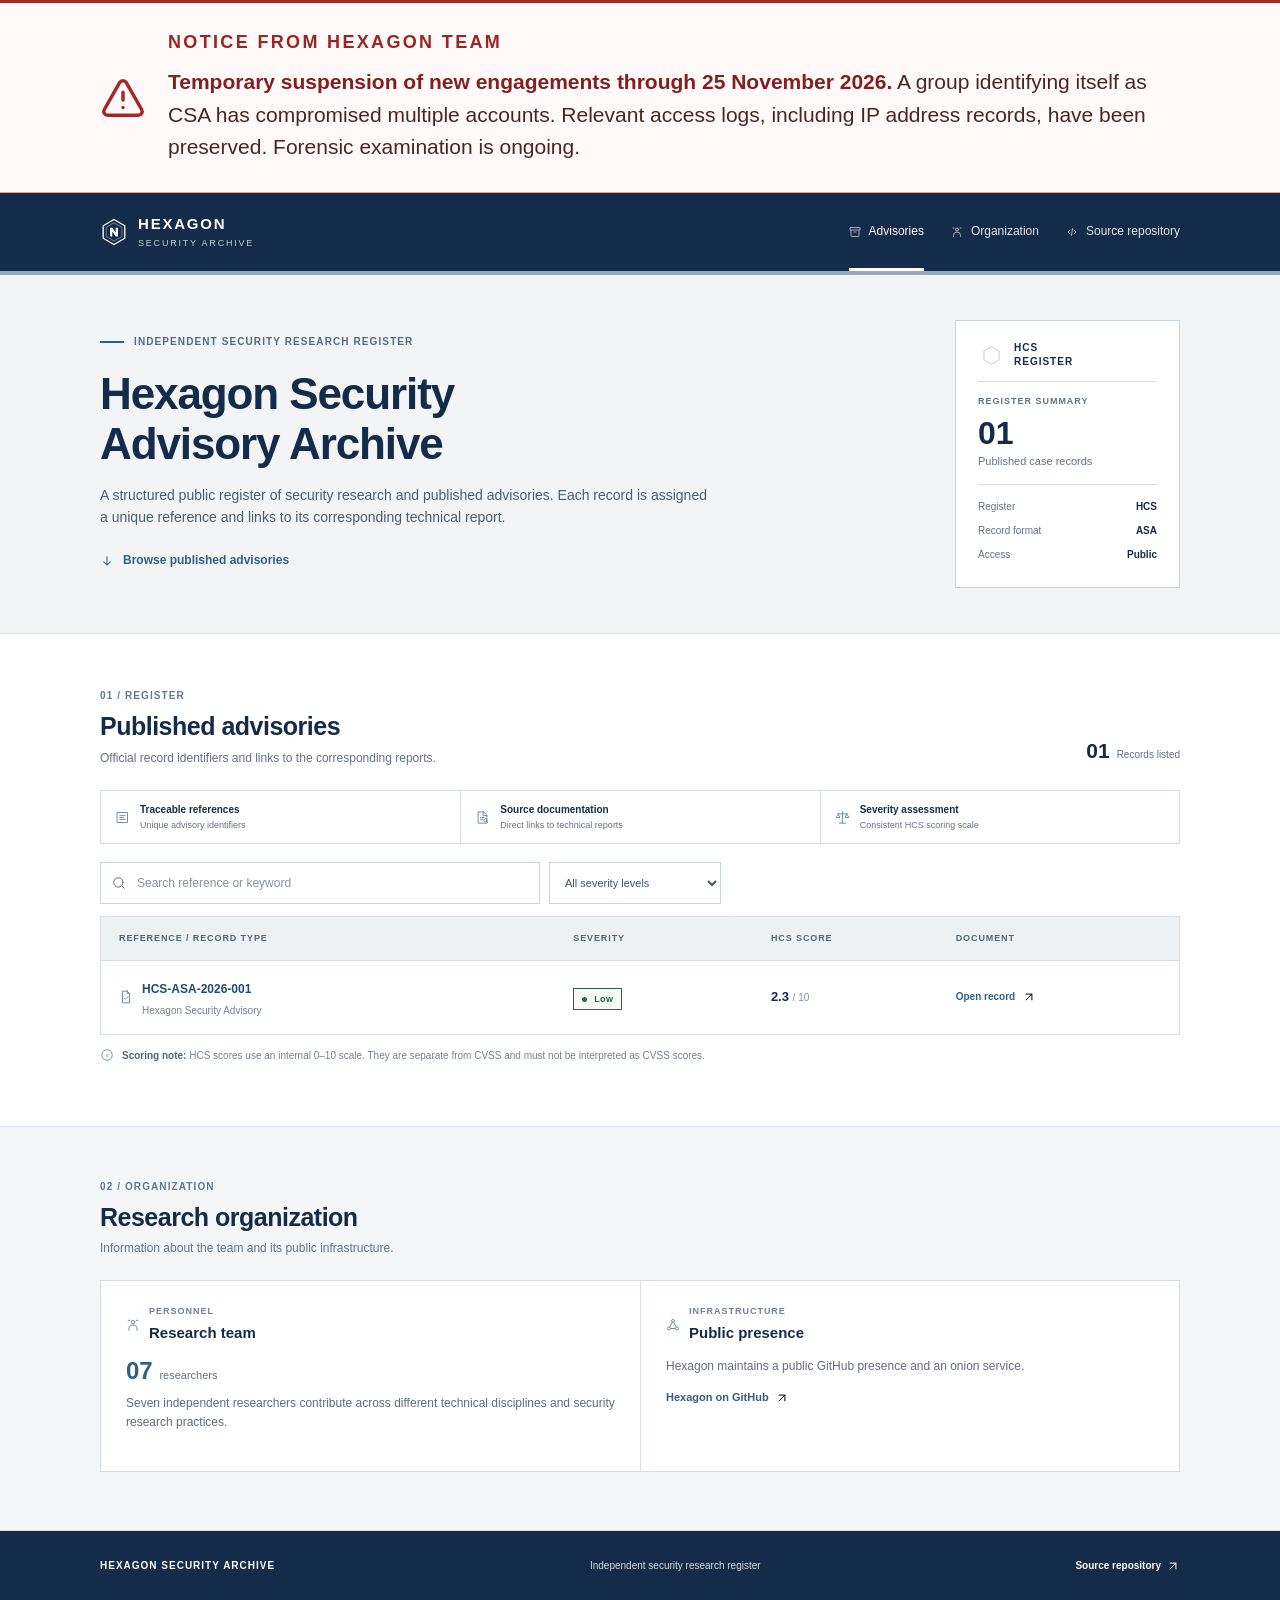
<file: index.html>
<!doctype html>
<html lang="en">
<head>
  <meta charset="utf-8">
  <meta name="viewport" content="width=device-width, initial-scale=1">
  <meta name="theme-color" content="#142b49">
  <meta name="description" content="Hexagon Security Archive — an independent register of published security advisories.">
  <title>Hexagon Security Archive</title>
  <link rel="stylesheet" href="assets/css/main.css">
  <script src="assets/js/main.js" defer></script>
</head>
<body>
<div class="incident-notice" role="status" aria-label="Notice from Hexagon team">
  <div class="incident-notice-inner">
    <img class="incident-warning-icon" src="assets/icons/triangle-alert.svg" alt="">
    <div class="incident-notice-copy">
      <div class="incident-label">NOTICE FROM HEXAGON TEAM</div>
      <p><strong>Temporary suspension of new engagements through 25 November 2026.</strong> A group identifying itself as CSA has compromised multiple accounts. Relevant access logs, including IP address records, have been preserved. Forensic examination is ongoing.</p>
    </div>
  </div>
</div>
<a class="skip-link" href="#main">Skip to content</a>
<header class="site-header">
  <div class="container header-inner">
    <a class="identity" href="index.html" aria-label="Hexagon Security Archive home">
      <img class="identity-mark" src="assets/icons/hexagon.svg" alt="">
      <span class="identity-copy"><strong>HEXAGON</strong><small>SECURITY ARCHIVE</small></span>
    </a>
    <nav class="main-nav" aria-label="Main navigation">
      <a class="active" href="#archive"><img src="assets/icons/archive.svg" alt="">Advisories</a>
      <a href="#organization"><img src="assets/icons/organization.svg" alt="">Organization</a>
      <a href="https://github.com/GotUrBack-Public/hexagon-security-archive" target="_blank" rel="noopener noreferrer"><img src="assets/icons/code.svg" alt="">Source repository</a>
    </nav>
  </div>
</header>
<main id="main">
  <section class="hero">
    <div class="container hero-inner">
      <div class="hero-copy">
        <div class="overline"><span class="overline-rule"></span> INDEPENDENT SECURITY RESEARCH REGISTER</div>
        <h1>Hexagon Security<br>Advisory Archive</h1>
        <p class="hero-lead">A structured public register of security research and published advisories. Each record is assigned a unique reference and links to its corresponding technical report.</p>
        <a class="text-link" href="#archive"><img src="assets/icons/arrow-down.svg" alt=""> Browse published advisories</a>
      </div>
      <aside class="hero-aside" aria-label="Archive information">
        <div class="seal-wrap"><img src="assets/icons/hexagon.svg" alt="Hexagon emblem"><span>HCS<br>REGISTER</span></div>
        <div class="aside-label">REGISTER SUMMARY</div>
        <div class="aside-number" id="summary-total">01</div>
        <div class="aside-caption">Published case records</div>
        <dl class="aside-facts"><div><dt>Register</dt><dd>HCS</dd></div><div><dt>Record format</dt><dd>ASA</dd></div><div><dt>Access</dt><dd>Public</dd></div></dl>
      </aside>
    </div>
  </section>
  <section class="section container" id="archive">
    <div class="section-heading">
      <div><div class="section-kicker">01 / REGISTER</div><h2>Published advisories</h2><p>Official record identifiers and links to the corresponding reports.</p></div>
      <div class="record-count"><strong id="record-count">01</strong><span>Records listed</span></div>
    </div>
    <div class="research-signals" aria-label="Register characteristics">
      <div><img src="assets/icons/identifier.svg" alt=""><span><strong>Traceable references</strong><small>Unique advisory identifiers</small></span></div>
      <div><img src="assets/icons/document-search.svg" alt=""><span><strong>Source documentation</strong><small>Direct links to technical reports</small></span></div>
      <div><img src="assets/icons/scale.svg" alt=""><span><strong>Severity assessment</strong><small>Consistent HCS scoring scale</small></span></div>
    </div>
    <div class="filters">
      <label class="search-wrap"><img src="assets/icons/search.svg" alt=""><span class="sr-only">Search advisories</span><input id="search-input" type="search" placeholder="Search reference or keyword"></label>
      <label class="filter-wrap"><span class="sr-only">Filter by severity</span><select id="priority-filter"><option value="all">All severity levels</option><option value="low">Low</option><option value="medium">Medium</option><option value="high">High</option></select></label>
    </div>
    <div class="registry" aria-label="HCS advisories">
      <div class="registry-head"><span>Reference / Record type</span><span>Severity</span><span>HCS score</span><span>Document</span></div>
      <div id="registry-entries">
        <article class="registry-row" data-id="hcs-asa-2026-001" data-priority="low">
          <div class="case-cell"><img src="assets/icons/file-check.svg" alt=""><div><a class="case-id" href="cases/HCS-ASA-2026-001.html">HCS-ASA-2026-001</a><span class="case-type">Hexagon Security Advisory</span></div></div>
          <div><span class="priority priority-low">Low</span></div>
          <div class="score">2.3 <span>/ 10</span></div>
          <a class="report-link" href="cases/HCS-ASA-2026-001.html">Open record <img src="assets/icons/arrow-up-right.svg" alt=""></a>
        </article>
      </div>
      <div class="empty-state" id="empty-state" hidden>No matching records found.</div>
    </div>
    <p class="method-note"><img src="assets/icons/info.svg" alt=""><span><strong>Scoring note:</strong> HCS scores use an internal 0–10 scale. They are separate from CVSS and must not be interpreted as CVSS scores.</span></p>
  </section>
  <section class="organization-section" id="organization">
    <div class="container">
      <div class="section-heading">
        <div><div class="section-kicker">02 / ORGANIZATION</div><h2>Research organization</h2><p>Information about the team and its public infrastructure.</p></div>
      </div>
      <div class="organization-grid">
        <article class="info-panel">
          <div class="panel-heading"><img src="assets/icons/organization.svg" alt=""><div><div class="panel-eyebrow">PERSONNEL</div><h3>Research team</h3></div></div>
          <div class="team-number">07 <span>researchers</span></div>
          <p>Seven independent researchers contribute across different technical disciplines and security research practices.</p>
        </article>
        <article class="info-panel">
          <div class="panel-heading"><img src="assets/icons/network.svg" alt=""><div><div class="panel-eyebrow">INFRASTRUCTURE</div><h3>Public presence</h3></div></div>
          <p>Hexagon maintains a public GitHub presence and an onion service.</p>
          <a class="inline-link" href="https://github.com/GotUrBack-Public" target="_blank" rel="noopener noreferrer">Hexagon on GitHub <img src="assets/icons/arrow-up-right.svg" alt=""></a>
        </article>
      </div>
    </div>
  </section>
</main>
<footer class="site-footer"><div class="container footer-inner"><a class="footer-brand" href="#">HEXAGON SECURITY ARCHIVE</a><span>Independent security research register</span><a href="https://github.com/GotUrBack-Public/hexagon-security-archive">Source repository <img src="assets/icons/arrow-up-right.svg" alt=""></a></div></footer>
</body>
</html>
</file>
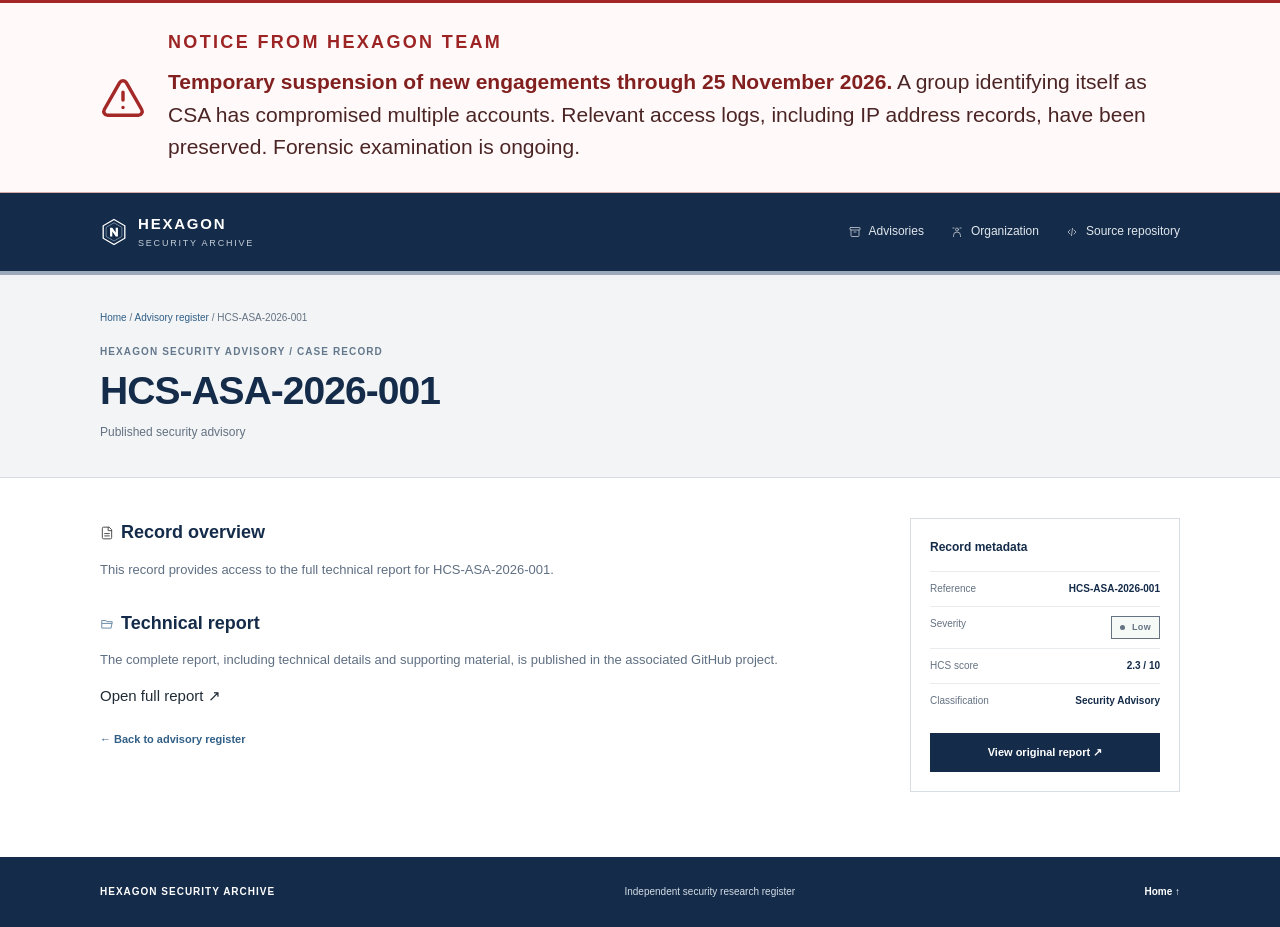
<file: cases/HCS-ASA-2026-001.html>
<!doctype html>
<html lang="en">
<head>
  <meta charset="utf-8"><meta name="viewport" content="width=device-width, initial-scale=1">
  <meta name="theme-color" content="#142b49">
  <title>HCS-ASA-2026-001 | Hexagon Security Archive</title>
  <link rel="stylesheet" href="../assets/css/main.css">
  <style>
    .detail-hero{background:var(--pale);border-bottom:1px solid var(--line);padding:35px 0}.breadcrumbs{font-size:10px;color:var(--muted);margin-bottom:18px}.breadcrumbs a{color:var(--blue)}.detail-title{font-size:clamp(27px,4vw,39px);line-height:1.2;color:var(--navy);margin:8px 0;font-weight:700;letter-spacing:-.025em}.detail-subtitle{font-size:12px;color:var(--muted);margin:0}.detail-layout{display:grid;grid-template-columns:minmax(0,1fr) 270px;gap:32px;padding-top:40px;padding-bottom:65px}.detail-main h2{font-size:18px;color:var(--navy);margin:0 0 10px}.detail-main p{font-size:13px;color:#5f6f82}.detail-card{border:1px solid var(--line);padding:19px;height:max-content}.detail-card h3{font-size:12px;color:var(--navy);margin:0 0 14px}.meta-line{display:flex;justify-content:space-between;gap:12px;padding:9px 0;border-top:1px solid #e8ecef;font-size:10px}.meta-line span{color:var(--muted)}.meta-line strong{color:var(--navy)}.detail-button{display:block;text-align:center;background:var(--navy);color:#fff;padding:11px;margin-top:15px;font-size:11px;font-weight:700}.back-link{display:inline-flex;align-items:center;gap:7px;margin-top:23px;color:var(--blue);font-size:11px;font-weight:700}.detail-icon{width:13px;height:13px;vertical-align:middle;margin-right:7px;opacity:.7}@media(max-width:700px){.detail-layout{grid-template-columns:1fr}.detail-card{grid-row:1}}
  </style>
</head>
<body>
<div class="incident-notice" role="status" aria-label="Notice from Hexagon team">
  <div class="incident-notice-inner">
    <img class="incident-warning-icon" src="../assets/icons/triangle-alert.svg" alt="">
    <div class="incident-notice-copy">
      <div class="incident-label">NOTICE FROM HEXAGON TEAM</div>
      <p><strong>Temporary suspension of new engagements through 25 November 2026.</strong> A group identifying itself as CSA has compromised multiple accounts. Relevant access logs, including IP address records, have been preserved. Forensic examination is ongoing.</p>
    </div>
  </div>
</div>
<header class="site-header"><div class="container header-inner"><a class="identity" href="../index.html"><img class="identity-mark" src="../assets/icons/hexagon.svg" alt=""><span class="identity-copy"><strong>HEXAGON</strong><small>SECURITY ARCHIVE</small></span></a><nav class="main-nav" aria-label="Main navigation"><a href="../index.html#archive"><img src="../assets/icons/archive.svg" alt="">Advisories</a><a href="../index.html#organization"><img src="../assets/icons/organization.svg" alt="">Organization</a><a href="https://github.com/GotUrBack-Public/hexagon-security-archive"><img src="../assets/icons/code.svg" alt="">Source repository</a></nav></div></header>
<section class="detail-hero"><div class="container"><div class="breadcrumbs"><a href="../index.html">Home</a> / <a href="../index.html#archive">Advisory register</a> / HCS-ASA-2026-001</div><div class="section-kicker">HEXAGON SECURITY ADVISORY / CASE RECORD</div><h1 class="detail-title">HCS-ASA-2026-001</h1><p class="detail-subtitle">Published security advisory</p></div></section>
<main class="container detail-layout">
  <article class="detail-main"><h2><img class="detail-icon" src="../assets/icons/file-text.svg" alt="">Record overview</h2><p>This record provides access to the full technical report for HCS-ASA-2026-001.</p><h2 style="margin-top:28px"><img class="detail-icon" src="../assets/icons/folder-open.svg" alt="">Technical report</h2><p>The complete report, including technical details and supporting material, is published in the associated GitHub project.</p><a class="button button-primary" href="https://github.com/GotUrBack-Public/HCS-ASA-2026-001" target="_blank" rel="noopener noreferrer">Open full report <span aria-hidden="true">↗</span></a><br><a class="back-link" href="../index.html#archive">← Back to advisory register</a></article>
  <aside class="detail-card"><h3>Record metadata</h3><div class="meta-line"><span>Reference</span><strong>HCS-ASA-2026-001</strong></div><div class="meta-line"><span>Severity</span><strong><span class="priority priority-low">Low</span></strong></div><div class="meta-line"><span>HCS score</span><strong>2.3 / 10</strong></div><div class="meta-line"><span>Classification</span><strong>Security Advisory</strong></div><a class="detail-button" href="https://github.com/GotUrBack-Public/HCS-ASA-2026-001" target="_blank" rel="noopener noreferrer">View original report ↗</a></aside>
</main>
<footer class="site-footer"><div class="container footer-inner"><a class="footer-brand" href="../index.html">HEXAGON SECURITY ARCHIVE</a><span>Independent security research register</span><a href="../index.html">Home ↑</a></div></footer>
</body>
</html>
</file>
<file: assets/css/main.css>
:root{--navy:#142b49;--blue:#315f86;--ink:#202b36;--muted:#647282;--line:#d7dde3;--pale:#f2f4f6;--paper:#fff;--green:#286447;--amber:#8b5d13;--red:#963e3e}*{box-sizing:border-box}html{scroll-behavior:smooth}body{margin:0;background:var(--paper);color:var(--ink);font:15px/1.6 Arial,Helvetica,sans-serif;-webkit-font-smoothing:antialiased}a{color:inherit;text-decoration:none}.container{width:min(1080px,calc(100% - 48px));margin:0 auto}.skip-link{position:absolute;left:-9999px}.skip-link:focus{left:12px;top:12px;background:#fff;padding:10px;z-index:10}.site-header{height:82px;background:var(--navy);border-bottom:4px solid #9aaaba}.header-inner{height:100%;display:flex;align-items:center;justify-content:space-between;gap:24px}.identity{display:flex;align-items:center;gap:13px;color:#fff}.identity-mark{width:43px;height:43px}.identity-copy{display:grid;line-height:1.2;letter-spacing:.12em}.identity-copy strong{font-size:15px;font-weight:700}.identity-copy small{font-size:9px;letter-spacing:.2em;color:#c4cfda;margin-top:5px}.main-nav{height:100%;display:flex;align-items:center;gap:27px;color:#e1e7ed;font-size:12px}.main-nav a{height:100%;display:flex;align-items:center;gap:8px;border-bottom:3px solid transparent;padding-top:3px}.main-nav a:hover,.main-nav a.active{border-color:#fff;color:#fff}.main-nav img{width:15px;height:15px;filter:brightness(0) invert(1);opacity:.8}.hero{background:var(--pale);border-bottom:1px solid var(--line)}.hero-inner{min-height:350px;display:grid;grid-template-columns:1fr 245px;align-items:center;gap:70px;padding-top:45px;padding-bottom:45px}.overline,.section-kicker,.panel-eyebrow,.aside-label{font-size:10px;letter-spacing:.11em;font-weight:700;color:#536b81}.overline{display:flex;align-items:center;gap:10px}.overline-rule{display:inline-block;width:24px;height:2px;background:var(--blue)}.hero h1{font:700 clamp(35px,4.7vw,53px)/1.12 Arial,Helvetica,sans-serif;letter-spacing:-.035em;color:var(--navy);margin:19px 0 15px}.hero-lead{max-width:650px;color:#4e5d6b;font-size:15px;margin:0 0 22px}.text-link{display:inline-flex;align-items:center;gap:9px;color:var(--blue);font-size:12px;font-weight:700}.text-link img{width:15px;height:15px}.hero-aside{background:#fff;border:1px solid #cbd3dc;padding:20px 22px}.seal-wrap{display:flex;align-items:center;gap:12px;padding-bottom:15px;margin-bottom:15px;border-bottom:1px solid var(--line);color:var(--navy);font-size:10px;line-height:1.4;font-weight:700;letter-spacing:.1em}.seal-wrap img{width:43px;height:43px}.aside-label{font-size:9px;color:var(--muted)}.aside-number{font-size:43px;line-height:1.2;font-weight:700;color:var(--navy);margin-top:6px}.aside-caption{font-size:11px;color:var(--muted)}.aside-facts{margin:14px 0 0;padding:10px 0 0;border-top:1px solid var(--line)}.aside-facts div{display:flex;justify-content:space-between;padding:4px 0;font-size:10px}.aside-facts dt{color:var(--muted)}.aside-facts dd{margin:0;color:var(--navy);font-weight:700}.section{padding-top:54px;padding-bottom:62px}.section-heading{display:flex;justify-content:space-between;align-items:end;gap:20px;margin-bottom:22px}.section-kicker{margin-bottom:7px;color:#64788c}.section-heading h2{font-size:25px;line-height:1.25;color:var(--navy);margin:0;font-weight:700;letter-spacing:-.02em}.section-heading p{font-size:12px;color:var(--muted);margin:6px 0 0}.record-count{display:flex;align-items:baseline;gap:7px;color:var(--muted);font-size:10px}.record-count strong{font-size:21px;color:var(--navy)}.filters{display:flex;gap:9px;margin-bottom:12px}.search-wrap,.filter-wrap{height:42px;display:flex;align-items:center;border:1px solid #cbd3dc;background:#fff}.search-wrap{flex:1;max-width:440px;padding:0 11px;gap:9px}.search-wrap img{width:15px;height:15px;opacity:.6}.search-wrap input{width:100%;border:0;outline:0;color:var(--ink);font:12px Arial,sans-serif}.search-wrap input::placeholder{color:#8793a0}.filter-wrap select{height:100%;min-width:170px;border:0;background:transparent;padding:0 28px 0 11px;color:#42546a;font:11px Arial,sans-serif;outline:0}.registry{border:1px solid var(--line)}.registry-head,.registry-row{display:grid;grid-template-columns:minmax(250px,1.7fr) .7fr .65fr .8fr;gap:18px;align-items:center;padding:14px 18px}.registry-head{background:#eef1f4;border-bottom:1px solid var(--line);font-size:9px;letter-spacing:.1em;text-transform:uppercase;color:#536579;font-weight:700}.registry-row{min-height:73px;border-bottom:1px solid #e5e9ed;background:#fff}.registry-row:last-child{border-bottom:0}.registry-row:hover{background:#f9fafb}.case-cell{display:flex;align-items:center;gap:12px}.case-cell>img{width:20px;height:20px;opacity:.65}.case-id{font-size:12px;font-weight:700;color:#1e4c73}.case-id:hover,.inline-link:hover,.report-link:hover{text-decoration:underline}.case-type{display:block;color:#74818e;font-size:10px;margin-top:3px}.priority{display:inline-flex;align-items:center;padding:3px 8px;border:1px solid currentColor;font-size:9px;font-weight:700;letter-spacing:.04em}.priority:before{content:"";width:5px;height:5px;border-radius:50%;background:currentColor;margin-right:7px}.priority-low{color:var(--green);background:#f5faf7}.priority-medium{color:var(--amber);background:#fdf9f1}.priority-high{color:var(--red);background:#fcf5f5}.score{font-size:13px;font-weight:700;color:var(--navy);font-variant-numeric:tabular-nums}.score span{font-size:10px;font-weight:400;color:#8793a0}.report-link{display:inline-flex;align-items:center;gap:7px;font-size:10px;font-weight:700;color:var(--blue)}.report-link img{width:12px;height:12px}.empty-state{padding:25px;text-align:center;color:var(--muted);font-size:12px}.method-note{display:flex;align-items:flex-start;gap:8px;font-size:10px;color:#74818e;margin:13px 0 0}.method-note img{width:14px;height:14px;flex:none;opacity:.65}.method-note strong{color:#53647a}.organization-section{background:#f5f6f7;border-top:1px solid var(--line);border-bottom:1px solid var(--line);padding:52px 0 58px}.organization-grid{display:grid;grid-template-columns:1fr 1fr;border:1px solid var(--line);background:#fff}.info-panel{min-height:190px;padding:23px 25px}.info-panel+ .info-panel{border-left:1px solid var(--line)}.panel-heading{display:flex;align-items:center;gap:12px;margin-bottom:15px}.panel-heading>img{width:25px;height:25px;opacity:.7}.panel-eyebrow{font-size:9px;color:#728194}.info-panel h3{font-size:15px;color:var(--navy);margin:2px 0 0}.team-number{font-size:30px;line-height:1.2;color:var(--blue);font-weight:700;margin:0 0 8px}.team-number span{font-size:11px;font-weight:400;color:var(--muted)}.info-panel p{max-width:500px;color:#5f6d7b;font-size:12px;margin:0}.inline-link{display:inline-flex;align-items:center;gap:6px;margin-top:13px;color:var(--blue);font-size:11px;font-weight:700}.inline-link img,.footer-inner a:last-child img{width:12px;height:12px}.site-footer{background:var(--navy);color:#d4dde6}.footer-inner{min-height:70px;display:flex;align-items:center;justify-content:space-between;gap:18px;font-size:10px}.footer-brand{font-size:10px;font-weight:700;letter-spacing:.1em;color:#fff}.footer-inner a:last-child{display:flex;align-items:center;gap:5px;color:#fff;font-weight:700}.footer-inner a:last-child img{filter:brightness(0) invert(1)}.sr-only{position:absolute;width:1px;height:1px;padding:0;margin:-1px;overflow:hidden;clip:rect(0,0,0,0);white-space:nowrap;border:0}@media(max-width:760px){.container{width:min(100% - 32px,1080px)}.header-inner{gap:12px}.main-nav{gap:14px;font-size:11px}.main-nav a{gap:5px}.hero-inner{grid-template-columns:1fr;gap:25px;padding-top:36px;padding-bottom:32px}.hero-aside{max-width:350px}.registry-head{display:none}.registry-row{grid-template-columns:1fr auto;gap:8px 12px;padding:13px}.registry-row>div:nth-child(2){grid-column:1;grid-row:2}.registry-row>.score{grid-column:2;grid-row:1;text-align:right}.registry-row>.report-link{grid-column:2;grid-row:2;text-align:right}.organization-grid{grid-template-columns:1fr}.info-panel+.info-panel{border-left:0;border-top:1px solid var(--line)}.section{padding-top:42px;padding-bottom:48px}.organization-section{padding:42px 0 48px}.footer-inner{padding-top:17px;padding-bottom:17px;flex-wrap:wrap}.section-heading h2{font-size:23px}}@media(max-width:480px){.identity-copy strong{font-size:12px}.identity-mark{width:37px;height:37px}.main-nav{gap:11px}.main-nav a{font-size:0}.main-nav img{width:17px;height:17px}.filters{flex-direction:column}.search-wrap{max-width:none}.filter-wrap select{width:100%}.filter-wrap{width:100%}.section-heading{align-items:flex-start}.record-count{padding-top:5px}.footer-inner{align-items:flex-start;flex-direction:column;gap:8px}}
/* Refinement: restrained insignia, compact pictograms and research-register details */
.identity-mark{width:32px;height:32px;flex:none}.identity{gap:10px}
.main-nav img{width:13px;height:13px;opacity:.72}
.hero-inner{grid-template-columns:1fr 225px;gap:54px}
.hero h1{font-size:clamp(31px,4vw,44px);letter-spacing:-.025em;line-height:1.14}
.hero-lead{font-size:14px;max-width:610px}
.seal-wrap{gap:9px;padding-bottom:12px;margin-bottom:12px}.seal-wrap img{width:30px;height:30px}
.aside-number{font-size:32px}.team-number{font-size:24px}
.case-cell{gap:9px}.case-cell>img{width:15px;height:15px;opacity:.7}
.panel-heading{gap:9px;margin-bottom:12px}.panel-heading>img{width:18px;height:18px;opacity:.72}
.text-link img{width:12px;height:12px}.search-wrap img{width:13px;height:13px}
.report-link img,.inline-link img,.footer-inner a:last-child img{width:10px;height:10px}
.method-note img{width:12px;height:12px}
.research-signals{display:grid;grid-template-columns:repeat(3,minmax(0,1fr));border:1px solid var(--line);margin:0 0 18px;background:#fff}
.research-signals>div{display:flex;align-items:center;gap:10px;padding:12px 14px;min-width:0}
.research-signals>div+div{border-left:1px solid var(--line)}
.research-signals img{width:17px;height:17px;flex:none;opacity:.75}
.research-signals span{display:grid;min-width:0;line-height:1.35}
.research-signals strong{font-size:10px;color:var(--navy);font-weight:700}
.research-signals small{font-size:9px;color:var(--muted);margin-top:3px}
@media(max-width:760px){.hero-inner{grid-template-columns:1fr;gap:22px}.research-signals{grid-template-columns:1fr}.research-signals>div+div{border-left:0;border-top:1px solid var(--line)}}
@media(max-width:480px){.identity-mark{width:29px;height:29px}.main-nav img{width:15px;height:15px}.hero h1{font-size:34px}.aside-number{font-size:29px}.team-number{font-size:22px}}


/* Final icon-size normalization: override intrinsic SVG dimensions everywhere. */
img[src*="assets/icons/"]{
  width:14px !important;
  height:14px !important;
  max-width:14px !important;
  max-height:14px !important;
  object-fit:contain;
  flex:0 0 14px;
}
.identity img.identity-mark{
  width:28px !important;height:28px !important;
  max-width:28px !important;max-height:28px !important;
  flex-basis:28px;
}
.seal-wrap img{
  width:27px !important;height:27px !important;
  max-width:27px !important;max-height:27px !important;
  flex-basis:27px;
}
.main-nav img{
  width:12px !important;height:12px !important;
  max-width:12px !important;max-height:12px !important;
  flex-basis:12px;
}
.research-signals img{
  width:15px !important;height:15px !important;
  max-width:15px !important;max-height:15px !important;
  flex-basis:15px;
}
.case-cell>img,.detail-icon{
  width:14px !important;height:14px !important;
  max-width:14px !important;max-height:14px !important;
  flex-basis:14px;
}
@media(max-width:480px){
  .identity img.identity-mark{width:26px !important;height:26px !important;max-width:26px !important;max-height:26px !important;flex-basis:26px}
}


/* Security incident service notice */
.incident-notice{
  width:100%;
  background:#fffafa;
  border-top:3px solid #a52828;
  border-bottom:1px solid #d9aaaa;
  color:#4b2525;
}
.incident-notice-inner{
  width:min(1080px,calc(100% - 48px));
  min-height:58px;
  margin:0 auto;
  padding:11px 0;
  display:flex;
  align-items:center;
  gap:16px;
}
.incident-label{
  flex:none;
  color:#9d2424;
  border:1px solid #b64a4a;
  padding:4px 7px;
  font-size:9px;
  line-height:1.2;
  font-weight:700;
  letter-spacing:.1em;
}
.incident-notice p{margin:0;font-size:11px;line-height:1.5}
.incident-notice strong{color:#822020}
@media(max-width:650px){
  .incident-notice-inner{width:calc(100% - 32px);align-items:flex-start;gap:9px;flex-direction:column}
  .incident-notice p{font-size:10px}
}


/* Enlarged team notice with a dedicated warning symbol */
.incident-notice{background:#fff9f9}
.incident-notice-inner{min-height:78px;padding:15px 0;gap:14px;align-items:center}
.incident-warning-icon{display:block;width:23px !important;height:23px !important;max-width:23px !important;max-height:23px !important;flex:0 0 23px !important}
.incident-notice-copy{min-width:0;display:grid;gap:5px}
.incident-label{display:inline-block;width:max-content;padding:0;border:0;font-size:10px;letter-spacing:.12em}
.incident-notice p{font-size:12px;line-height:1.55}
@media(max-width:650px){
 .incident-notice-inner{min-height:0;padding:13px 0;display:flex;flex-direction:row;align-items:flex-start;gap:11px}
 .incident-warning-icon{width:21px !important;height:21px !important;max-width:21px !important;max-height:21px !important;flex-basis:21px !important;margin-top:1px}
 .incident-label{font-size:9px}
 .incident-notice p{font-size:11px}
}


/* Further enlargement of the team notice */
.incident-notice-inner{
  min-height:136px;
  padding:24px 0;
  gap:20px;
}
.incident-warning-icon{
  width:40px !important;
  height:40px !important;
  max-width:40px !important;
  max-height:40px !important;
  flex:0 0 40px !important;
}
.incident-notice-copy{gap:9px}
.incident-label{
  font-size:14px;
  letter-spacing:.13em;
}
.incident-notice p{
  font-size:16px;
  line-height:1.6;
}
@media(max-width:650px){
  .incident-notice-inner{
    min-height:0;
    padding:20px 0;
    gap:14px;
  }
  .incident-warning-icon{
    width:32px !important;
    height:32px !important;
    max-width:32px !important;
    max-height:32px !important;
    flex-basis:32px !important;
  }
  .incident-notice-copy{gap:7px}
  .incident-label{font-size:12px}
  .incident-notice p{font-size:14px;line-height:1.55}
}


/* Explicitly override the global SVG normalization for the incident notice.
   The attribute selector has equal importance and higher specificity otherwise. */
img.incident-warning-icon{
  width:46px !important;
  height:46px !important;
  max-width:46px !important;
  max-height:46px !important;
  flex:0 0 46px !important;
}
.incident-notice-inner{
  min-height:156px !important;
  padding:28px 0 !important;
  gap:22px !important;
}
.incident-notice-copy{gap:12px !important}
.incident-notice .incident-label{
  font-size:18px !important;
  line-height:1.3 !important;
  letter-spacing:.13em;
}
.incident-notice p{
  font-size:21px !important;
  line-height:1.55 !important;
}
@media(max-width:650px){
  img.incident-warning-icon{
    width:38px !important;
    height:38px !important;
    max-width:38px !important;
    max-height:38px !important;
    flex-basis:38px !important;
  }
  .incident-notice-inner{
    min-height:0 !important;
    padding:22px 0 !important;
    gap:15px !important;
  }
  .incident-notice-copy{gap:9px !important}
  .incident-notice .incident-label{font-size:15px !important}
  .incident-notice p{font-size:17px !important;line-height:1.5 !important}
}
</file>
